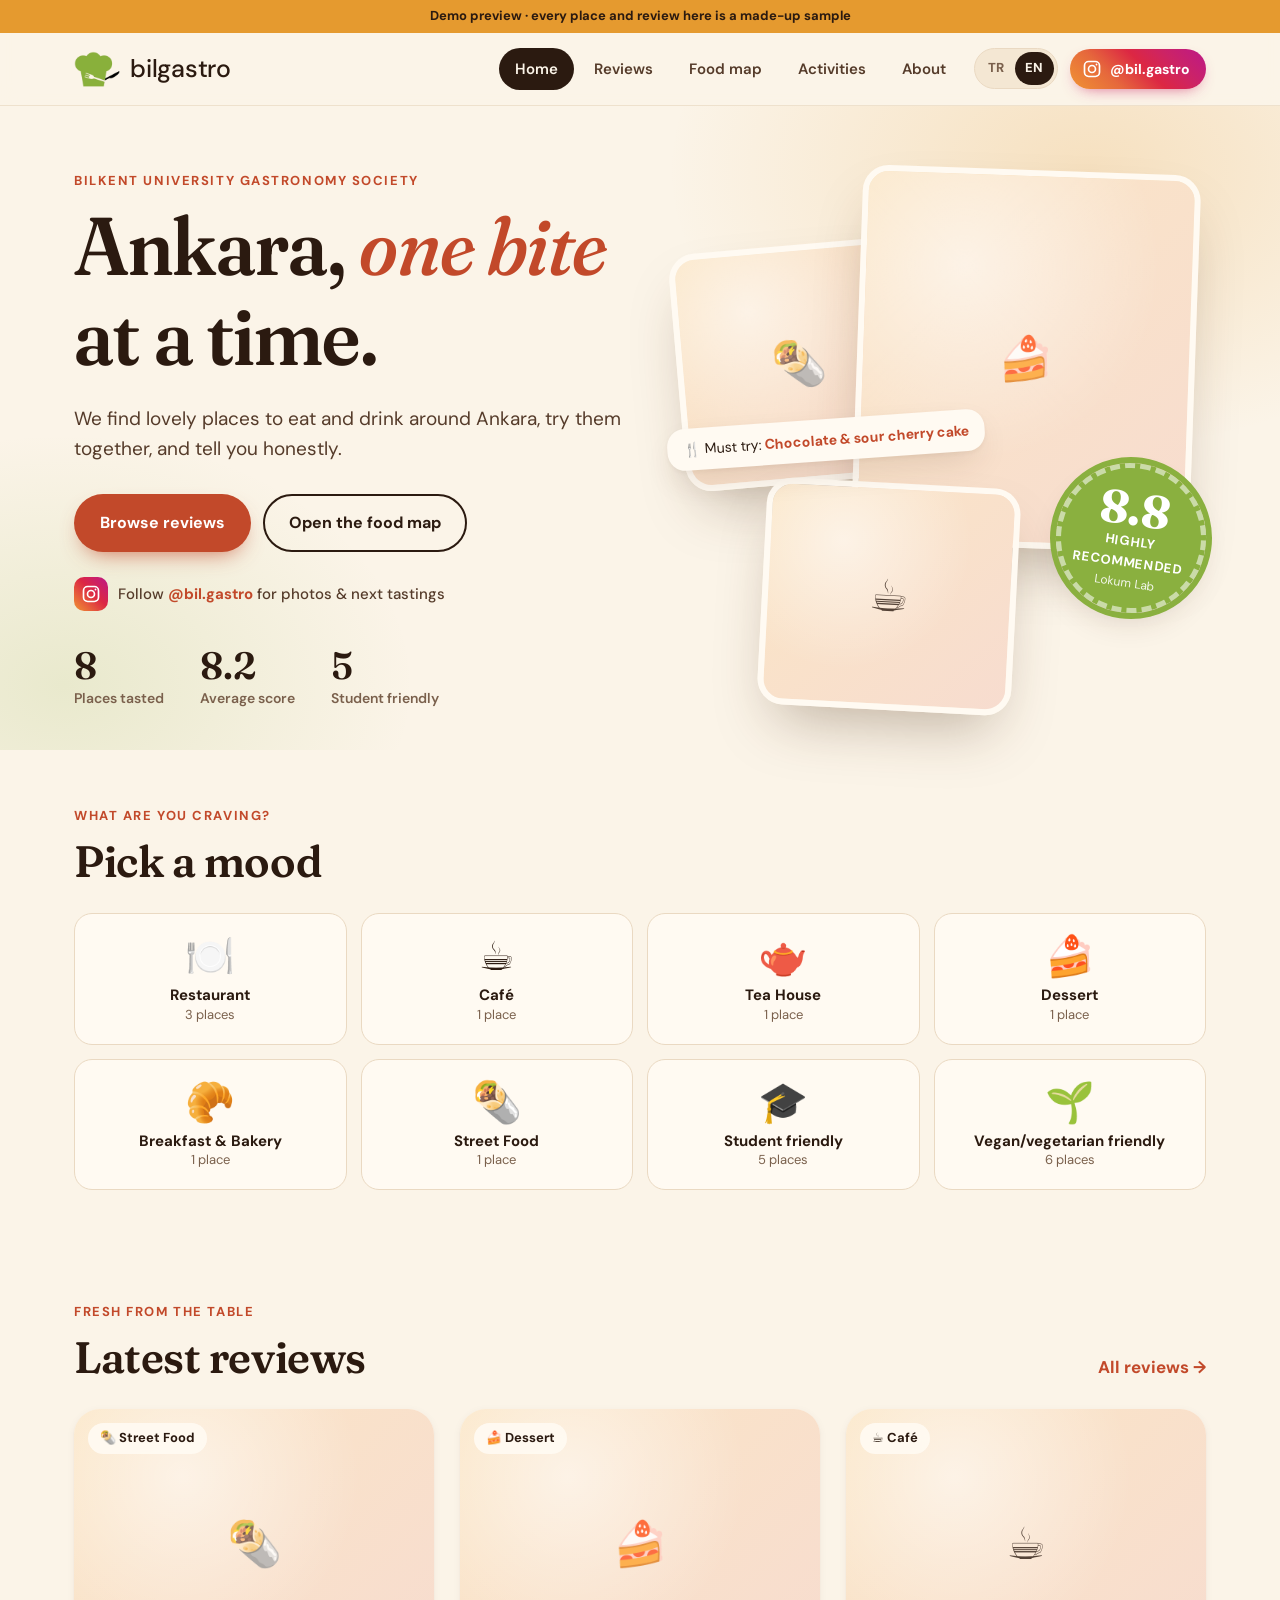
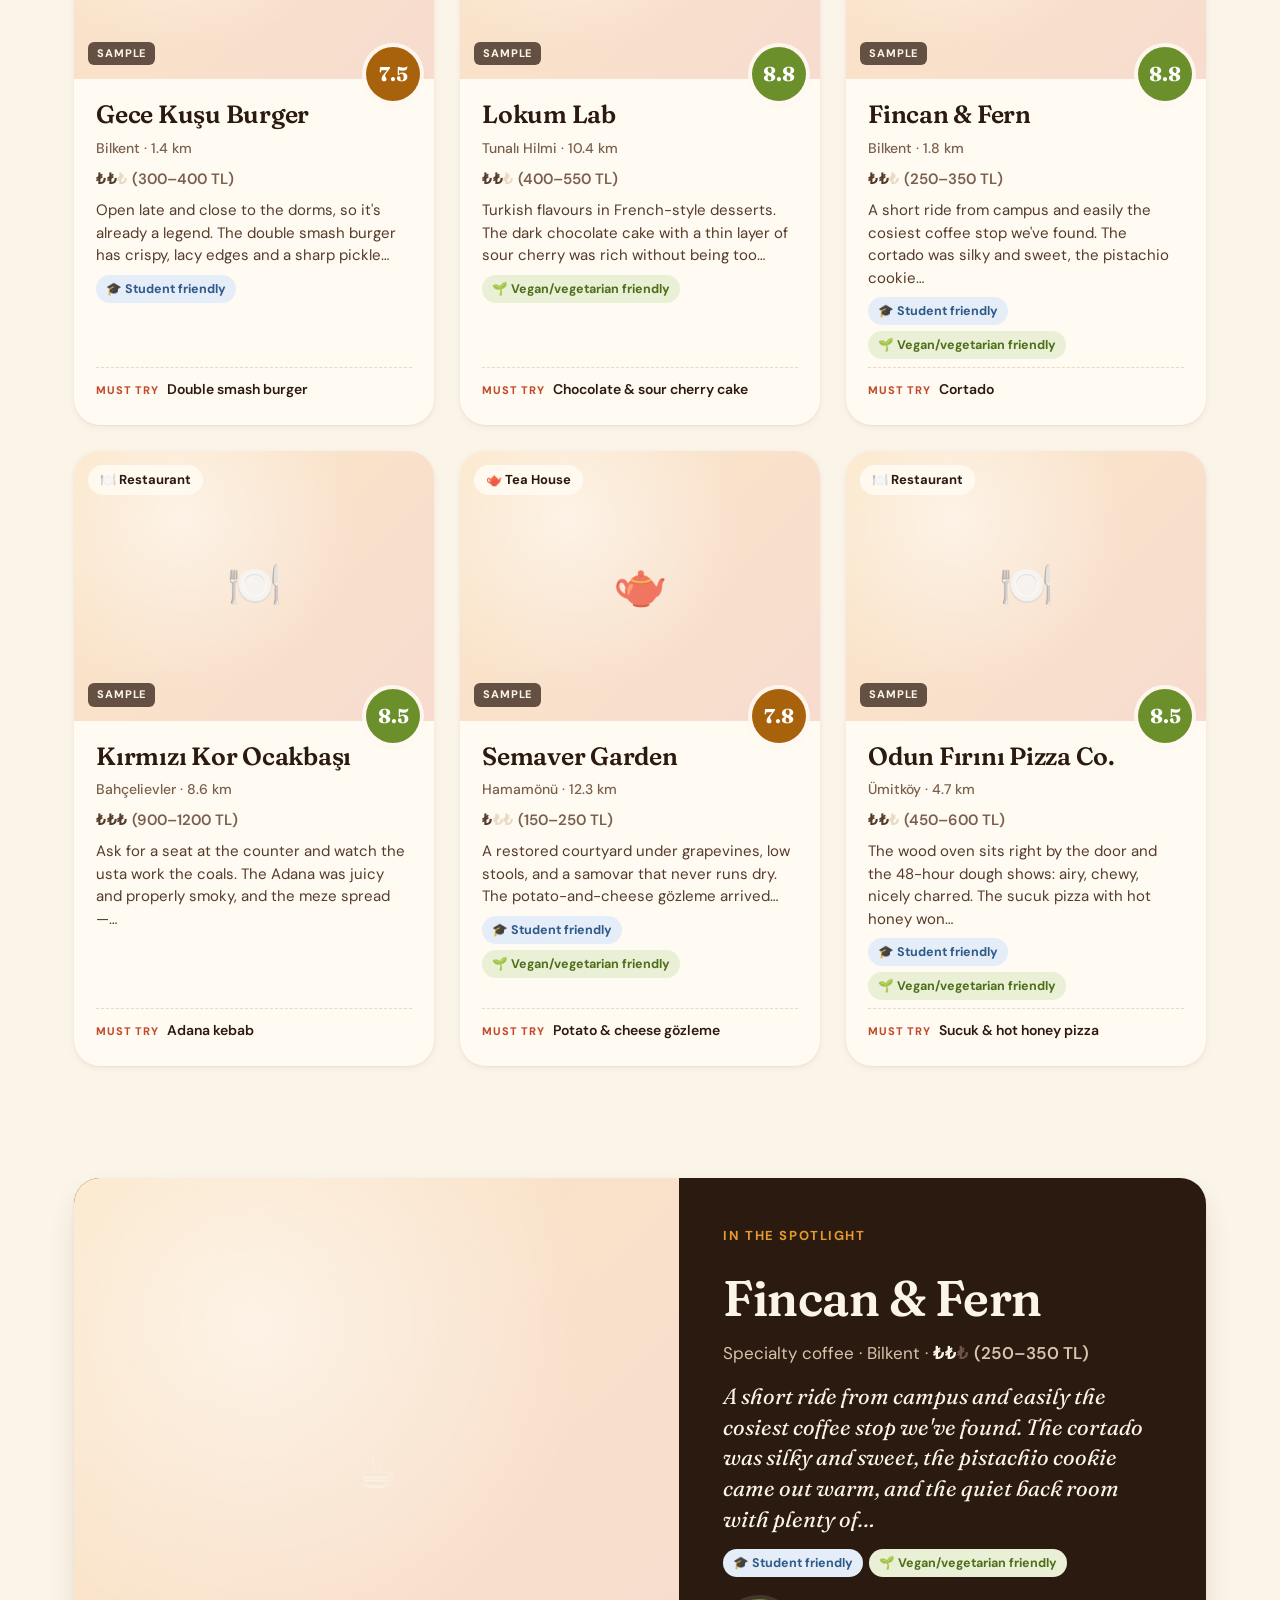
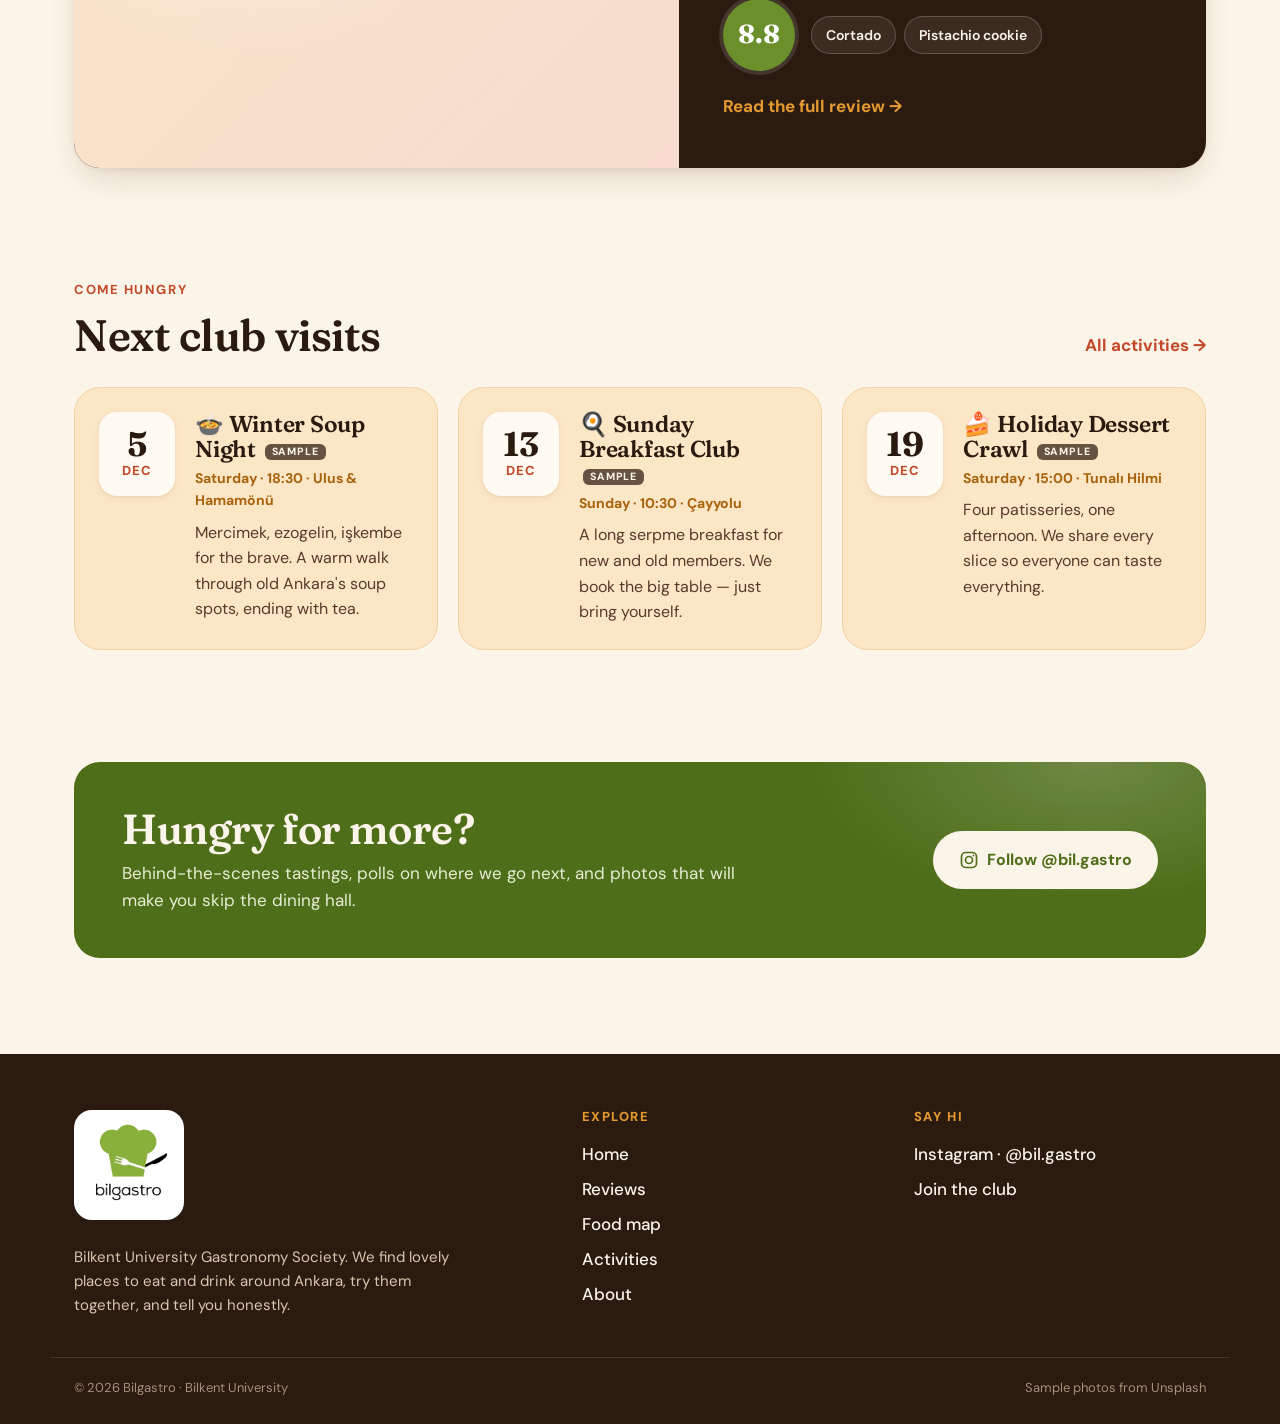
<file: index.html>
<!doctype html>
<html lang="en">
<head>
  <meta charset="utf-8">
  <meta name="viewport" content="width=device-width, initial-scale=1">
  <title>Bilgastro · Bilkent Gastronomy Society</title>
  <meta name="description" content="Honest reviews of Ankara restaurants, cafés, tea houses and bakeries by Bilkent University Gastronomy Society.">
  <meta name="theme-color" content="#fbf4e8">
  <link rel="icon" type="image/png" href="assets/img/favicon.png">
  <link rel="preconnect" href="https://fonts.googleapis.com">
  <link rel="preconnect" href="https://fonts.gstatic.com" crossorigin>
  <link rel="stylesheet" href="https://fonts.googleapis.com/css2?family=DM+Sans:opsz,wght@9..40,400..800&family=Fraunces:ital,opsz,wght@0,9..144,400..700;1,9..144,400..700&display=swap">
  <link rel="stylesheet" href="assets/css/style.css">
</head>
<body data-page="home">
  <header id="site-header"></header>
  <main id="main"></main>
  <footer id="site-footer"></footer>

  <script src="assets/js/config.js"></script>
  <script src="data/sample-places.js"></script>
  <script src="assets/js/data.js"></script>
  <script src="assets/js/app.js"></script>
</body>
</html>
</file>
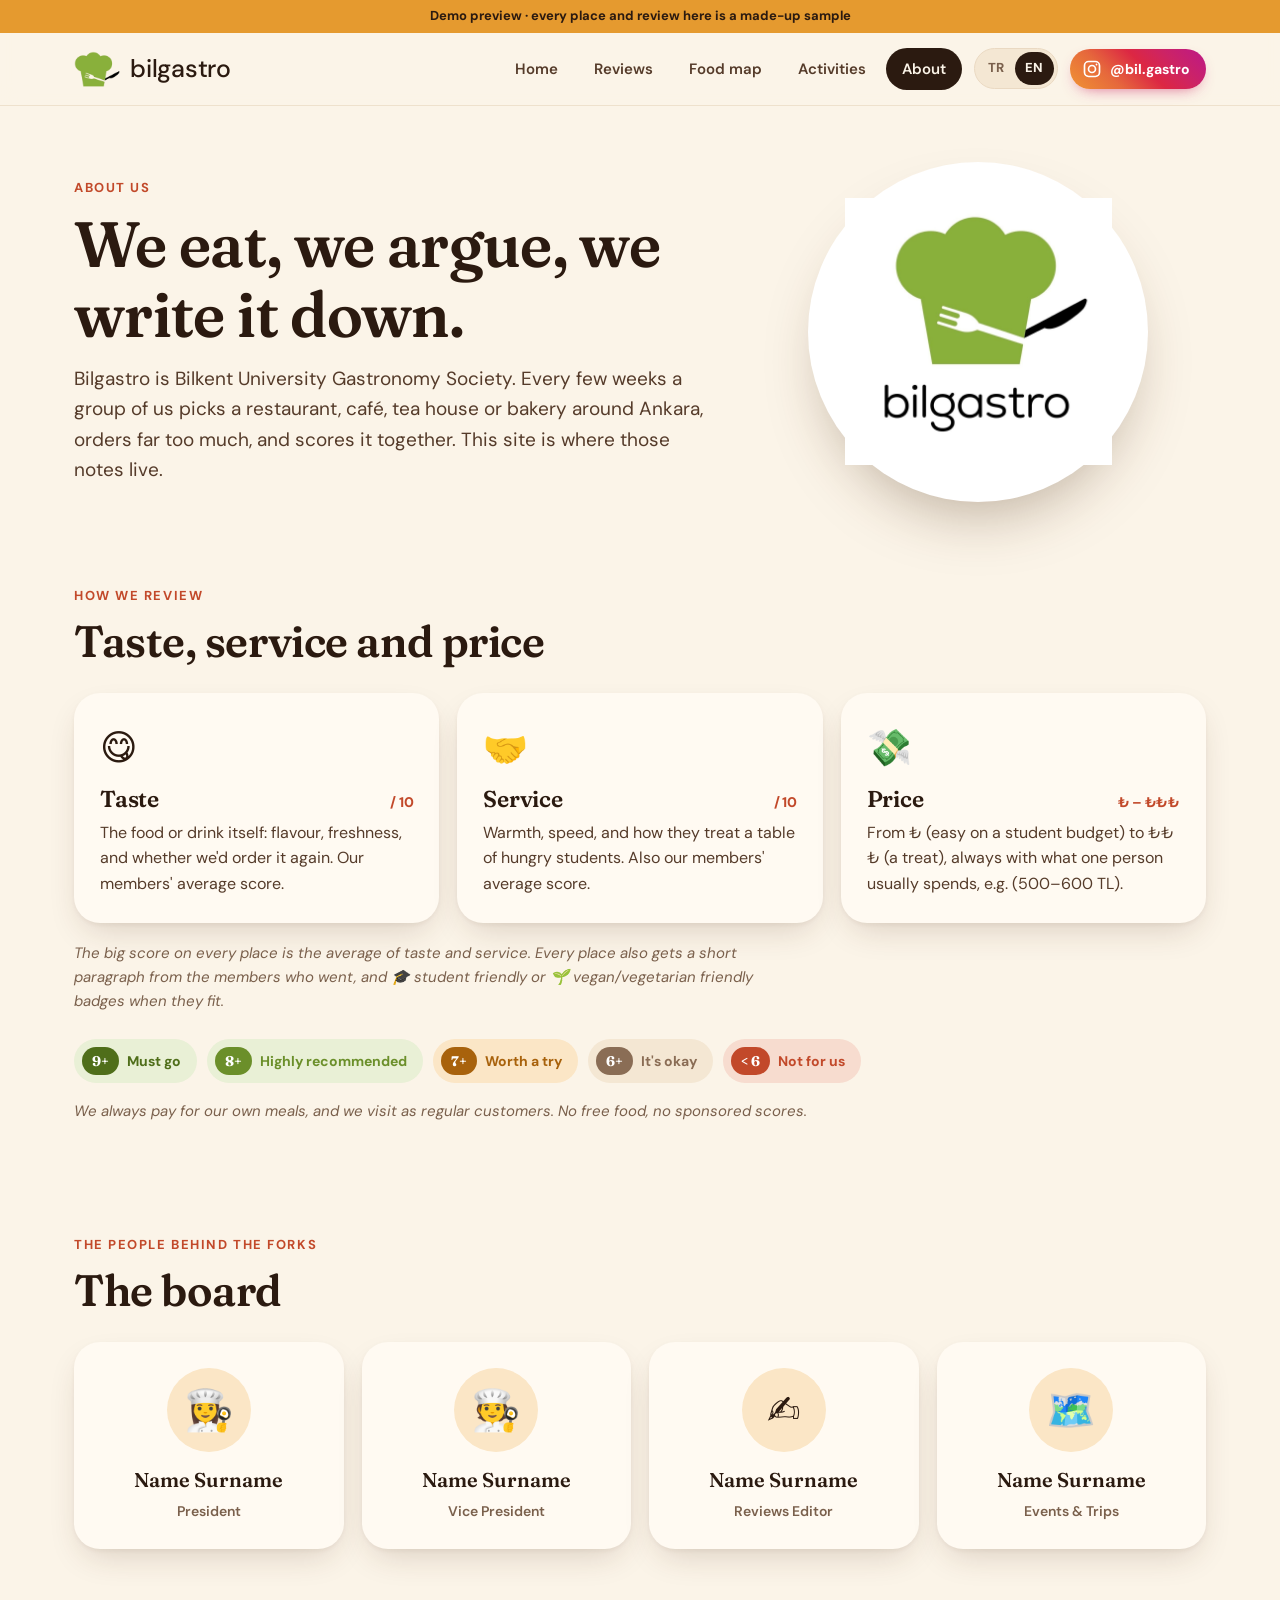
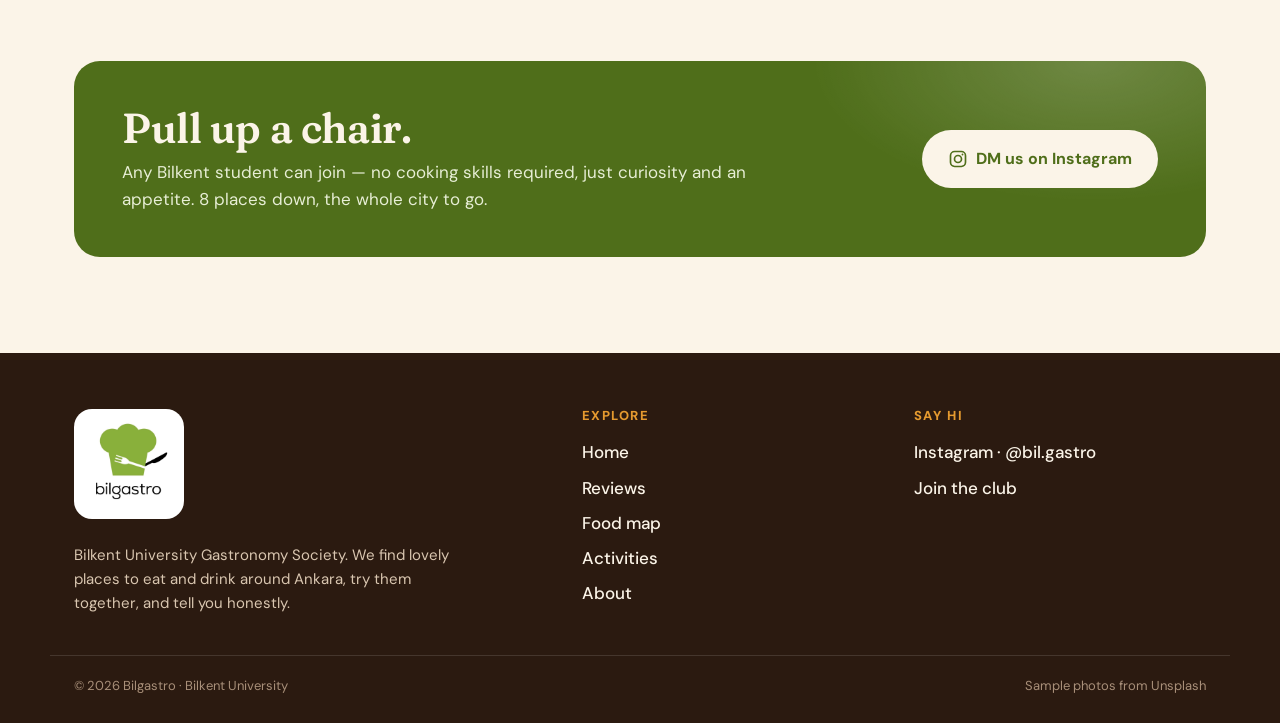
<file: about.html>
<!doctype html>
<html lang="en">
<head>
  <meta charset="utf-8">
  <meta name="viewport" content="width=device-width, initial-scale=1">
  <title>About · Bilgastro</title>
  <meta name="description" content="About Bilgastro, the Bilkent University Gastronomy Society, and how we review.">
  <meta name="theme-color" content="#fbf4e8">
  <link rel="icon" type="image/png" href="assets/img/favicon.png">
  <link rel="preconnect" href="https://fonts.googleapis.com">
  <link rel="preconnect" href="https://fonts.gstatic.com" crossorigin>
  <link rel="stylesheet" href="https://fonts.googleapis.com/css2?family=DM+Sans:opsz,wght@9..40,400..800&family=Fraunces:ital,opsz,wght@0,9..144,400..700;1,9..144,400..700&display=swap">
  <link rel="stylesheet" href="assets/css/style.css">
</head>
<body data-page="about">
  <header id="site-header"></header>
  <main id="main"></main>
  <footer id="site-footer"></footer>

  <script src="assets/js/config.js"></script>
  <script src="data/sample-places.js"></script>
  <script src="assets/js/data.js"></script>
  <script src="assets/js/app.js"></script>
</body>
</html>
</file>
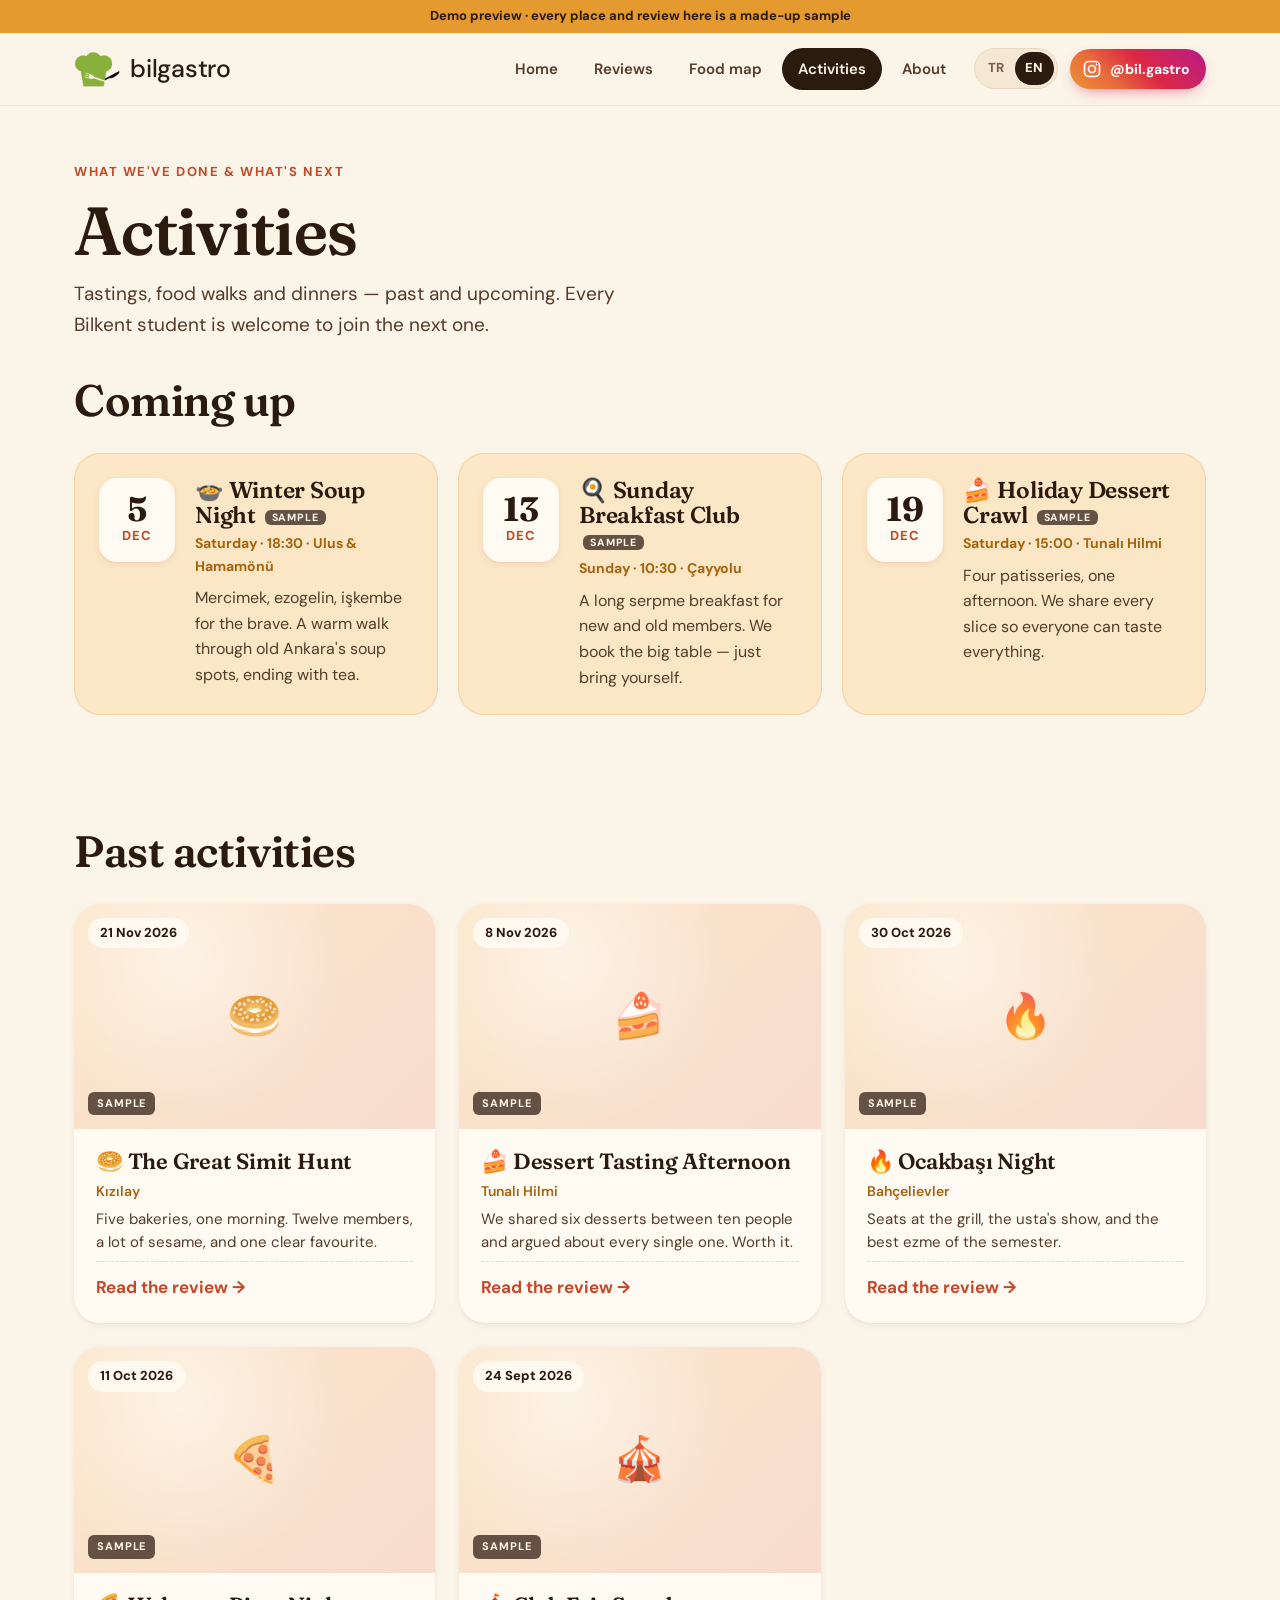
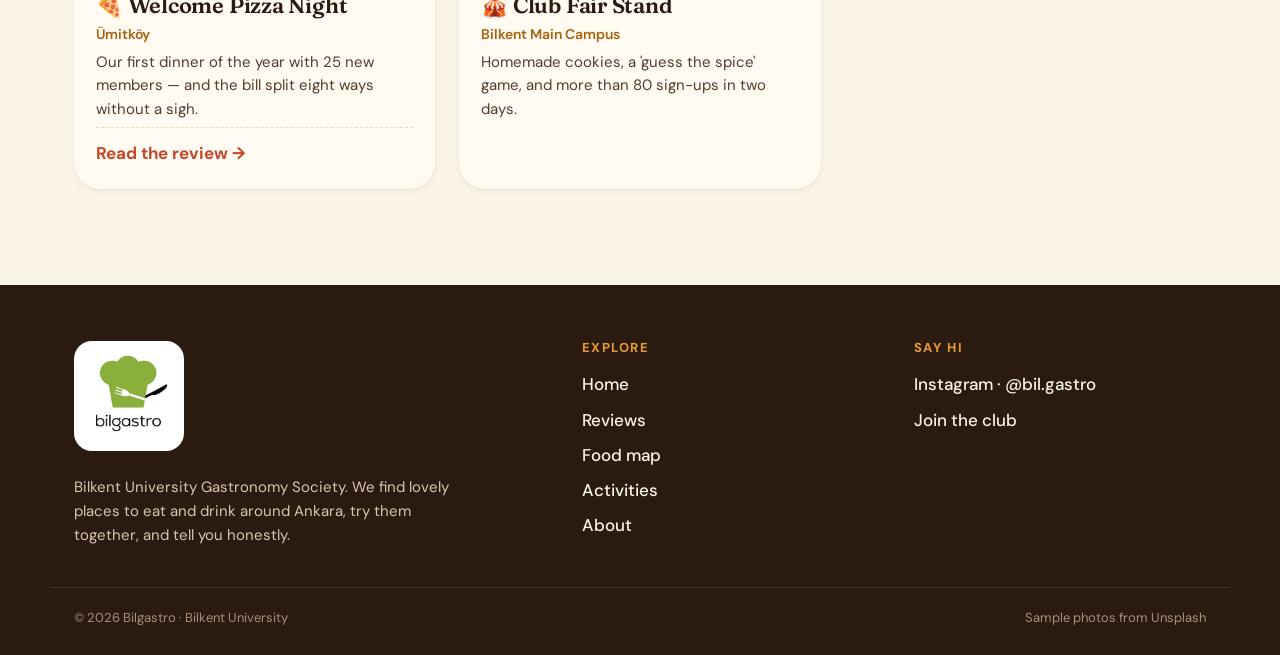
<file: events.html>
<!doctype html>
<html lang="en">
<head>
  <meta charset="utf-8">
  <meta name="viewport" content="width=device-width, initial-scale=1">
  <title>Activities · Bilgastro</title>
  <meta name="description" content="Bilgastro activities: past and upcoming tastings, food walks and dinners of the Bilkent University Gastronomy Society.">
  <meta name="theme-color" content="#fbf4e8">
  <link rel="icon" type="image/png" href="assets/img/favicon.png">
  <link rel="preconnect" href="https://fonts.googleapis.com">
  <link rel="preconnect" href="https://fonts.gstatic.com" crossorigin>
  <link rel="stylesheet" href="https://fonts.googleapis.com/css2?family=DM+Sans:opsz,wght@9..40,400..800&family=Fraunces:ital,opsz,wght@0,9..144,400..700;1,9..144,400..700&display=swap">
  <link rel="stylesheet" href="assets/css/style.css">
</head>
<body data-page="events">
  <header id="site-header"></header>
  <main id="main"></main>
  <footer id="site-footer"></footer>

  <script src="assets/js/config.js"></script>
  <script src="data/sample-places.js"></script>
  <script src="data/sample-events.js"></script>
  <script src="assets/js/data.js"></script>
  <script src="assets/js/app.js"></script>
</body>
</html>
</file>
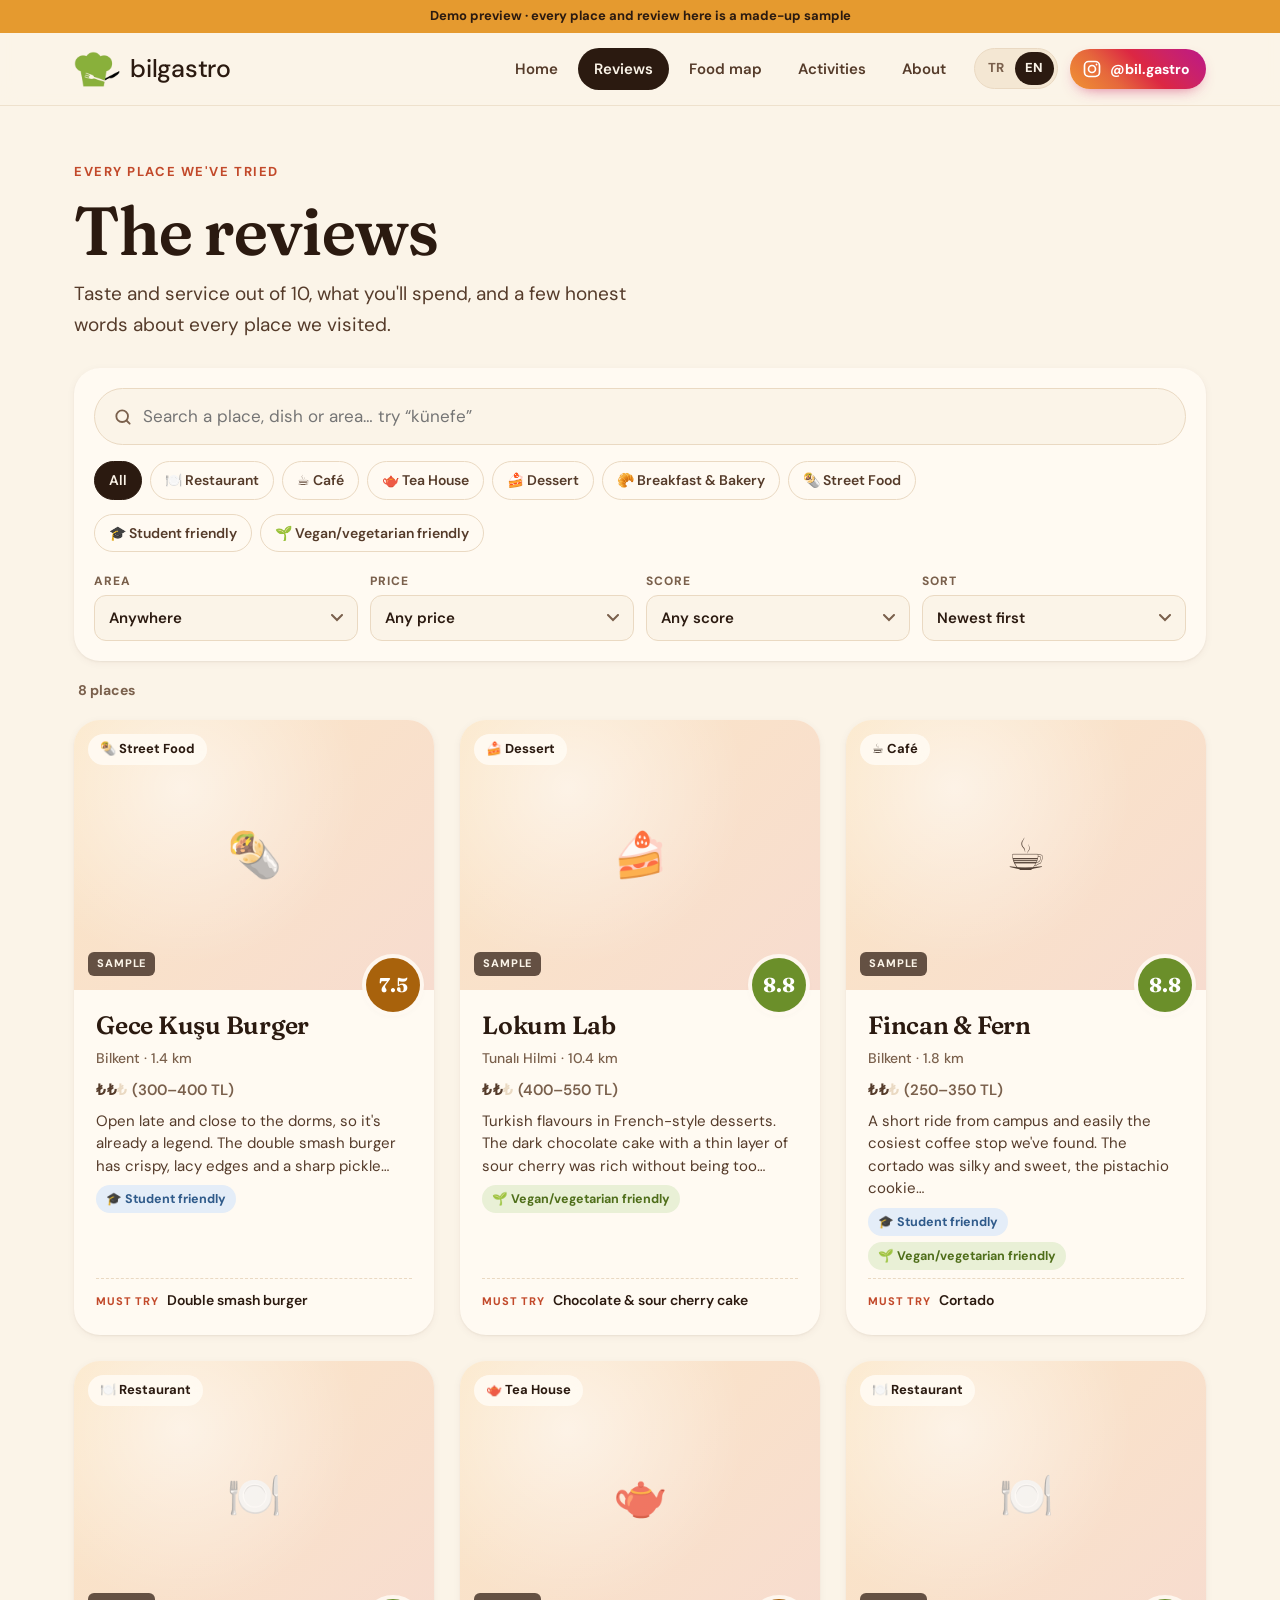
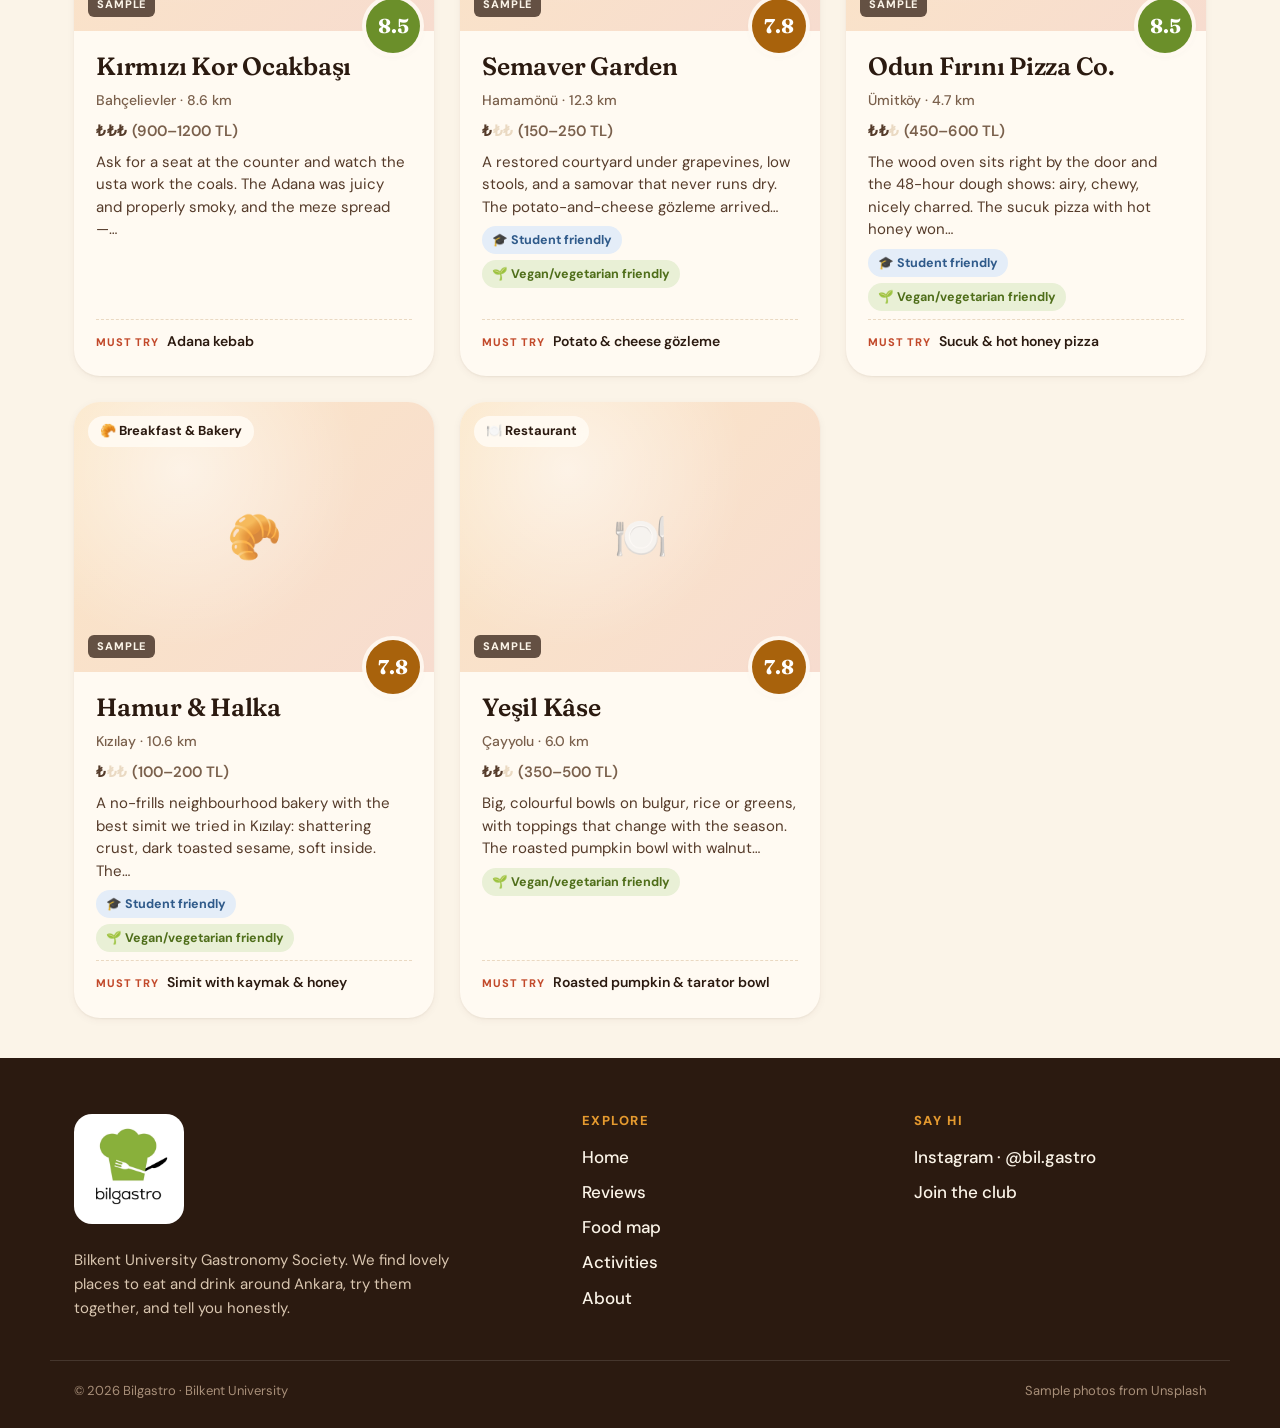
<file: places.html>
<!doctype html>
<html lang="en">
<head>
  <meta charset="utf-8">
  <meta name="viewport" content="width=device-width, initial-scale=1">
  <title>Reviews · Bilgastro</title>
  <meta name="description" content="Every place Bilgastro has reviewed, with scores, must-try dishes and filters.">
  <meta name="theme-color" content="#fbf4e8">
  <link rel="icon" type="image/png" href="assets/img/favicon.png">
  <link rel="preconnect" href="https://fonts.googleapis.com">
  <link rel="preconnect" href="https://fonts.gstatic.com" crossorigin>
  <link rel="stylesheet" href="https://fonts.googleapis.com/css2?family=DM+Sans:opsz,wght@9..40,400..800&family=Fraunces:ital,opsz,wght@0,9..144,400..700;1,9..144,400..700&display=swap">
  <link rel="stylesheet" href="assets/css/style.css">
</head>
<body data-page="places">
  <header id="site-header"></header>
  <main id="main"></main>
  <footer id="site-footer"></footer>

  <script src="assets/js/config.js"></script>
  <script src="data/sample-places.js"></script>
  <script src="assets/js/data.js"></script>
  <script src="assets/js/app.js"></script>
</body>
</html>
</file>
<file: assets/css/style.css>
/* =========================================================
   Bilgastro — warm, appetizing theme
   ========================================================= */
:root {
  --cream: #fbf4e8;
  --cream-2: #f4e7d3;
  --paper: #fffaf2;
  --ink: #2b1a10;
  --ink-2: #553b2a;
  --muted: #7a604c;
  --line: #ead9c2;

  --green: #8ab03f;        /* logo green */
  --green-deep: #4f6e1a;
  --green-soft: #e9f0d6;
  --saffron: #e59a2f;
  --saffron-deep: #a8620c;
  --saffron-soft: #fbe6c6;
  --tomato: #c2492a;
  --tomato-soft: #f7dccf;
  --espresso: #2b1a10;

  --serif: "Fraunces", Georgia, "Times New Roman", serif;
  --sans: "DM Sans", system-ui, -apple-system, "Segoe UI", sans-serif;

  --r-lg: 26px;
  --r: 18px;
  --r-sm: 12px;
  --shadow-sm: 0 1px 2px rgba(74, 42, 18, 0.06), 0 2px 8px rgba(74, 42, 18, 0.05);
  --shadow: 0 2px 4px rgba(74, 42, 18, 0.05), 0 14px 34px -10px rgba(74, 42, 18, 0.2);
  --shadow-lg: 0 30px 60px -20px rgba(74, 42, 18, 0.35);
  --wrap: 1180px;
}

*, *::before, *::after { box-sizing: border-box; }
html { -webkit-text-size-adjust: 100%; scroll-behavior: smooth; }
body {
  margin: 0;
  font-family: var(--sans);
  font-size: 17px;
  line-height: 1.6;
  color: var(--ink);
  background: var(--cream);
  overflow-x: hidden;
}
img { max-width: 100%; display: block; }
a { color: inherit; }
h1, h2, h3, h4 { font-family: var(--serif); font-weight: 600; line-height: 1.1; margin: 0; letter-spacing: -0.01em; font-variation-settings: "SOFT" 50, "WONK" 0; }
p { margin: 0; }
button { font: inherit; color: inherit; }
:focus-visible { outline: 3px solid var(--saffron); outline-offset: 3px; border-radius: 6px; }
.sr-only { position: absolute; width: 1px; height: 1px; overflow: hidden; clip: rect(0 0 0 0); white-space: nowrap; }

.wrap { width: 100%; max-width: var(--wrap); margin: 0 auto; padding: 0 24px; }
@media (max-width: 600px) { .wrap { padding: 0 16px; } body { font-size: 16px; } }

main { min-height: 60vh; opacity: 0; transition: opacity .35s ease; }
body.ready main { opacity: 1; }

.eyebrow {
  font-family: var(--sans);
  font-size: 13px;
  font-weight: 700;
  letter-spacing: 0.12em;
  text-transform: uppercase;
  color: var(--tomato);
  margin-bottom: 10px;
}
.lead { font-size: 19px; color: var(--ink-2); max-width: 46ch; }

/* ---------- photos with fallback ---------- */
.ph {
  position: relative;
  overflow: hidden;
  background:
    radial-gradient(circle at 30% 25%, rgba(255,255,255,.55), transparent 55%),
    linear-gradient(135deg, var(--saffron-soft), var(--tomato-soft));
}
.ph::after {
  content: attr(data-emoji);
  position: absolute; inset: 0;
  display: grid; place-items: center;
  font-size: 44px;
  opacity: .8;
}
.ph img { position: relative; z-index: 1; width: 100%; height: 100%; object-fit: cover; }

/* ---------- buttons, chips ---------- */
.btn {
  display: inline-flex; align-items: center; justify-content: center; gap: 8px;
  padding: 14px 24px;
  border-radius: 999px;
  font-weight: 700;
  font-size: 16px;
  text-decoration: none;
  border: 2px solid transparent;
  cursor: pointer;
  transition: transform .15s ease, background .2s ease, box-shadow .2s ease;
}
.btn:hover { transform: translateY(-2px); }
.btn-primary { background: var(--tomato); color: #fff; box-shadow: 0 10px 22px -10px rgba(194, 73, 42, .8); }
.btn-primary:hover { background: #ab3d21; }
.btn-ghost { border-color: var(--ink); color: var(--ink); background: transparent; }
.btn-ghost:hover { background: var(--ink); color: var(--cream); }
.btn-light { background: var(--cream); color: var(--green-deep); }
.btn-block { width: 100%; }

.chip, .chip-btn {
  display: inline-flex; align-items: center; gap: 6px;
  padding: 7px 14px;
  border-radius: 999px;
  font-size: 14px; font-weight: 600;
  background: var(--paper);
  border: 1.5px solid var(--line);
  color: var(--ink-2);
  text-decoration: none;
  white-space: nowrap;
}
.chip-btn { cursor: pointer; transition: all .15s ease; }
.chip-btn:hover { border-color: var(--ink-2); }
.chip-btn[aria-pressed="true"] { background: var(--ink); border-color: var(--ink); color: var(--cream); }
a.chip:hover { border-color: var(--tomato); color: var(--tomato); }

.pill {
  display: inline-flex; align-items: center; gap: 6px;
  padding: 5px 12px;
  border-radius: 999px;
  font-size: 13px; font-weight: 700;
  background: rgba(255, 250, 242, .94);
  color: var(--ink);
  backdrop-filter: blur(6px);
}
.pill-sample { background: var(--saffron); color: var(--ink); }

.price { font-family: "Segoe UI", Roboto, Arial, "Helvetica Neue", sans-serif; font-style: normal; font-weight: 700; color: var(--ink-2); letter-spacing: 0.04em; white-space: nowrap; }
.price .dim { color: var(--line); }
.spend { font-weight: 600; color: var(--muted); white-space: nowrap; }
.place-sub .spend { color: rgba(255, 255, 255, .9); }
.feature-meta .spend { color: #d8c3ab; }

/* friendly badges */
.badges { display: flex; flex-wrap: wrap; gap: 6px; }
.badges-center { justify-content: center; margin-top: 16px; }
.badge {
  display: inline-flex; align-items: center; gap: 5px;
  padding: 4px 10px; border-radius: 999px;
  font-size: 12.5px; font-weight: 700; white-space: nowrap;
}
.badge-student { background: #e4edf8; color: #2f5a8a; }
.badge-veg { background: var(--green-soft); color: var(--green-deep); }
.pill-flag { background: rgba(255, 250, 242, .94); }

/* score colours */
.v-top { --sc: var(--green-deep); --sc-soft: var(--green-soft); }
.v-great { --sc: #6b8f2a; --sc-soft: var(--green-soft); }
.v-good { --sc: var(--saffron-deep); --sc-soft: var(--saffron-soft); }
.v-ok { --sc: #8a6d55; --sc-soft: var(--cream-2); }
.v-low { --sc: var(--tomato); --sc-soft: var(--tomato-soft); }

.score-badge {
  display: inline-grid; place-items: center;
  width: 54px; height: 54px;
  border-radius: 50%;
  background: var(--sc, var(--green-deep));
  color: #fff;
  font-family: var(--serif);
  font-weight: 700;
  font-size: 20px;
  box-shadow: 0 0 0 4px rgba(255, 250, 242, .9), var(--shadow-sm);
}
.score-badge.big { width: 72px; height: 72px; font-size: 26px; }
.score-badge.sm { width: 42px; height: 42px; font-size: 16px; box-shadow: none; }

/* ---------- header ---------- */
.demo-strip {
  background: var(--saffron);
  color: var(--ink);
  text-align: center;
  font-size: 13px; font-weight: 700;
  padding: 6px 16px;
}
#site-header {
  position: sticky; top: 0; z-index: 1000;
  background: rgba(251, 244, 232, .88);
  backdrop-filter: blur(12px);
  border-bottom: 1px solid rgba(234, 217, 194, .7);
}
.nav { display: flex; align-items: center; justify-content: space-between; height: 72px; }
.brand { display: flex; align-items: center; gap: 10px; text-decoration: none; }
.brand-mark { width: 46px; height: 46px; object-fit: contain; }
.brand-word { font-size: 25px; font-weight: 500; letter-spacing: -0.01em; color: var(--ink); }
.nav-links { display: flex; gap: 4px; }
.nav-links a {
  text-decoration: none;
  font-weight: 600; font-size: 15px;
  padding: 9px 16px;
  border-radius: 999px;
  color: var(--ink-2);
  transition: background .15s ease, color .15s ease;
}
.nav-links a:hover { background: var(--cream-2); color: var(--ink); }
.nav-links a[aria-current="page"] { background: var(--ink); color: var(--cream); }
/* Language switch */
.lang-switch {
  order: 2;
  display: inline-flex; flex: none;
  margin-left: 12px; padding: 3px;
  border-radius: 999px;
  background: var(--cream-2);
  border: 1.5px solid var(--line);
}
.lang-switch button {
  border: 0; background: transparent; cursor: pointer;
  font-size: 13px; font-weight: 800; letter-spacing: .04em;
  padding: 6px 10px; border-radius: 999px; color: var(--muted);
  transition: background .15s ease, color .15s ease;
}
.lang-switch button:hover { color: var(--ink); }
.lang-switch button[aria-pressed="true"] { background: var(--ink); color: var(--cream); }

/* Instagram */
.ig-icon { width: 20px; height: 20px; flex: none; fill: none; stroke: currentColor; stroke-width: 2; }
.ig-icon .ig-dot { fill: currentColor; stroke: none; }
.nav-links { margin-left: auto; }
.ig-btn {
  order: 2;
  display: inline-flex; align-items: center; gap: 8px;
  margin-left: 12px;
  padding: 9px 16px 9px 12px;
  border-radius: 999px;
  color: #fff; text-decoration: none; font-weight: 700; font-size: 14px;
  background: linear-gradient(45deg, #f09433, #e6683c 30%, #dc2743 55%, #cc2366 75%, #bc1888);
  box-shadow: 0 6px 16px -8px rgba(204, 35, 102, .8);
  transition: transform .15s ease, box-shadow .15s ease;
}
.ig-btn:hover { transform: translateY(-1px); box-shadow: 0 10px 20px -8px rgba(204, 35, 102, .9); }
.ig-inline {
  display: inline-flex; align-items: center; gap: 10px;
  margin: -16px 0 34px;
  color: var(--ink-2); text-decoration: none; font-size: 15px; font-weight: 500;
}
.ig-inline .ig-icon { width: 34px; height: 34px; padding: 7px; border-radius: 10px; color: #fff; background: linear-gradient(45deg, #f09433, #dc2743 55%, #bc1888); }
.ig-inline b { color: var(--tomato); }
.ig-inline:hover span { text-decoration: underline; text-underline-offset: 3px; }
.btn-ig .ig-icon { width: 20px; height: 20px; }
.ig-card {
  display: flex; align-items: center; gap: 14px;
  padding: 18px 22px;
  text-decoration: none; color: #fff;
  background: linear-gradient(45deg, #f09433, #e6683c 30%, #dc2743 55%, #cc2366 75%, #bc1888);
  transition: transform .15s ease;
}
.ig-card:hover { transform: translateY(-2px); }
.ig-card .ig-icon { width: 34px; height: 34px; }
.ig-card span { display: flex; flex-direction: column; line-height: 1.3; }
.ig-card small { opacity: .9; font-size: 14px; }
.nav-toggle { order: 3; display: none; background: none; border: 0; width: 44px; height: 44px; padding: 10px; cursor: pointer; }
.nav-toggle span { display: block; height: 2px; background: var(--ink); border-radius: 2px; margin: 5px 0; transition: transform .2s ease, opacity .2s ease; }

.nav-links a { white-space: nowrap; }
@media (max-width: 1240px) {
  .ig-btn { padding: 9px; }
  .ig-btn span { display: none; }
}
@media (max-width: 760px) {
  .nav { height: 64px; }
  .brand-mark { width: 40px; height: 40px; }
  .brand-word { font-size: 22px; }
  .lang-switch button { padding: 6px 9px; }
}
/* ☰ menu on phones, tablets and small laptops */
@media (max-width: 1100px) {
  .nav-toggle { display: block; margin-left: 6px; }
  .lang-switch { margin-left: auto; }
  .ig-btn { margin-left: 8px; }
  .nav-links {
    position: absolute; left: 0; right: 0; top: 100%;
    flex-direction: column; gap: 2px;
    padding: 10px 16px 18px;
    background: var(--cream);
    border-bottom: 1px solid var(--line);
    box-shadow: var(--shadow);
    display: none;
  }
  #site-header.open .nav-links { display: flex; }
  .nav-links a { padding: 12px 16px; font-size: 17px; }
  #site-header.open .nav-toggle span:nth-child(1) { transform: translateY(7px) rotate(45deg); }
  #site-header.open .nav-toggle span:nth-child(2) { opacity: 0; }
  #site-header.open .nav-toggle span:nth-child(3) { transform: translateY(-7px) rotate(-45deg); }
}

/* ---------- hero ---------- */
.hero {
  position: relative;
  padding: 64px 0 40px;
  background:
    radial-gradient(600px 400px at 85% 10%, rgba(229, 154, 47, .22), transparent 70%),
    radial-gradient(500px 360px at 5% 90%, rgba(138, 176, 63, .16), transparent 70%);
}
.hero-grid { display: grid; grid-template-columns: 1.05fr 1fr; gap: 48px; align-items: center; }
.hero h1 { font-size: clamp(44px, 6.4vw, 84px); font-weight: 600; margin-bottom: 22px; }
.hero h1 em { font-style: italic; color: var(--tomato); font-weight: 500; }
.hero .lead { margin-bottom: 30px; }
.hero-cta { display: flex; flex-wrap: wrap; gap: 12px; margin-bottom: 40px; }
.hero-stats { display: flex; gap: 36px; margin: 0; flex-wrap: wrap; }
.hero-stats div { display: flex; flex-direction: column-reverse; }
.hero-stats dt { font-size: 14px; color: var(--muted); font-weight: 600; }
.hero-stats dd { margin: 0; font-family: var(--serif); font-size: 38px; font-weight: 600; line-height: 1.1; }

.hero-art { position: relative; height: 540px; }
.hero-photo { position: absolute; border-radius: var(--r-lg); overflow: hidden; box-shadow: var(--shadow-lg); border: 6px solid var(--paper); }
.hero-photo .ph { width: 100%; height: 100%; }
.hp-0 { width: 64%; height: 70%; right: 2%; top: 0; transform: rotate(2deg); z-index: 2; }
.hp-1 { width: 46%; height: 44%; left: 0; top: 14%; transform: rotate(-5deg); z-index: 1; }
.hp-2 { width: 48%; height: 42%; left: 16%; bottom: 0; transform: rotate(3deg); z-index: 3; }
.sticker {
  position: absolute; z-index: 4;
  background: var(--paper);
  border-radius: var(--r);
  box-shadow: var(--shadow);
  text-decoration: none;
}
.sticker-score {
  right: 0; bottom: 18%;
  width: 150px; height: 150px; border-radius: 50%;
  background: var(--green);
  color: #fff;
  display: flex; flex-direction: column; align-items: center; justify-content: center; text-align: center;
  transform: rotate(8deg);
  border: 5px dashed rgba(255, 255, 255, .55);
  outline: 6px solid var(--green);
}
.sticker-score b { font-family: var(--serif); font-size: 46px; line-height: 1; }
.sticker-score span { font-weight: 700; font-size: 13px; text-transform: uppercase; letter-spacing: .06em; }
.sticker-score small { font-size: 12px; opacity: .9; max-width: 110px; line-height: 1.2; margin-top: 2px; }
.sticker-try { left: -2%; bottom: 46%; padding: 10px 16px; font-size: 14px; transform: rotate(-4deg); white-space: nowrap; }
.sticker-try b { color: var(--tomato); }

@media (max-width: 900px) {
  .hero { padding: 36px 0 24px; }
  .hero-grid { grid-template-columns: 1fr; gap: 32px; }
  .hero-art { height: 380px; max-width: 520px; width: 100%; margin: 0 auto; }
  .sticker-score { width: 118px; height: 118px; }
  .sticker-score b { font-size: 36px; }
  .sticker-score small { display: none; }
}
@media (max-width: 480px) {
  .hero-art { height: 310px; }
  .hero-stats { gap: 22px; }
  .hero-stats dd { font-size: 30px; }
  .sticker-try { font-size: 12px; left: 0; }
}

/* ---------- sections ---------- */
.section { padding: 56px 0; }
.section-head { display: flex; align-items: end; justify-content: space-between; gap: 16px; margin-bottom: 28px; }
.section-head h2 { font-size: clamp(30px, 4vw, 44px); }
.link-arrow { font-weight: 700; color: var(--tomato); text-decoration: none; white-space: nowrap; }
.link-arrow:hover { text-decoration: underline; text-underline-offset: 4px; }
@media (max-width: 600px) { .section { padding: 40px 0; } }

/* categories */
.cat-row { display: grid; grid-template-columns: repeat(4, 1fr); gap: 14px; }
.cat-flag-veg { background: var(--green-soft); border-color: #cfdcaa; }
.cat-flag-student { background: #e4edf8; border-color: #c4d5ea; }
.cat-tile {
  display: flex; flex-direction: column; align-items: center; text-align: center;
  padding: 22px 10px 18px;
  background: var(--paper);
  border: 1.5px solid var(--line);
  border-radius: var(--r);
  text-decoration: none;
  transition: transform .2s ease, box-shadow .2s ease, border-color .2s ease;
}
.cat-tile:hover { transform: translateY(-4px); box-shadow: var(--shadow); border-color: var(--saffron); }
.cat-emoji { font-size: 40px; line-height: 1; margin-bottom: 10px; transition: transform .25s ease; }
.cat-tile:hover .cat-emoji { transform: scale(1.15) rotate(-6deg); }
.cat-name { font-weight: 700; font-size: 15px; line-height: 1.25; }
.cat-count { font-size: 13px; color: var(--muted); }
@media (max-width: 600px) { .cat-row { grid-template-columns: repeat(2, 1fr); } }
@media (max-width: 480px) { .cat-row { gap: 10px; } .cat-tile { padding: 16px 6px 14px; } .cat-emoji { font-size: 32px; } .cat-name { font-size: 14px; } }

/* ---------- cards ---------- */
.grid { display: grid; grid-template-columns: repeat(auto-fill, minmax(300px, 1fr)); gap: 26px; }
@media (max-width: 380px) { .grid { grid-template-columns: 1fr; } }
.card {
  display: flex; flex-direction: column;
  background: var(--paper);
  border-radius: var(--r-lg);
  overflow: hidden;
  text-decoration: none;
  box-shadow: var(--shadow-sm);
  transition: transform .25s ease, box-shadow .25s ease;
}
.card:hover { transform: translateY(-6px); box-shadow: var(--shadow); }
.card-media { position: relative; aspect-ratio: 4 / 3; }
.card-media .ph { position: absolute; inset: 0; }
.card-media img { transition: transform .6s cubic-bezier(.2,.7,.2,1); }
.card:hover .card-media img { transform: scale(1.07); }
.card-media .pill-cat { position: absolute; left: 14px; top: 14px; z-index: 2; }
.card-media .score-badge { position: absolute; right: 14px; bottom: -22px; z-index: 2; }
.sample-tag {
  position: absolute; left: 14px; bottom: 14px; z-index: 2;
  font-size: 11px; font-weight: 800; letter-spacing: .08em; text-transform: uppercase;
  background: rgba(43, 26, 16, .72); color: var(--cream);
  padding: 3px 9px; border-radius: 6px;
}
.card-body { padding: 22px 22px 24px; display: flex; flex-direction: column; gap: 8px; flex: 1; }
.card-title { font-size: 25px; padding-right: 56px; }
.card-meta { font-size: 14px; color: var(--muted); font-weight: 500; }
.card-quote { font-family: var(--serif); font-style: italic; font-size: 17px; color: var(--ink-2); line-height: 1.45; }
.card-price { font-size: 15px; }
.card-excerpt { font-size: 15px; color: var(--ink-2); line-height: 1.5; }
.card-musttry { margin-top: auto; padding-top: 10px; border-top: 1.5px dashed var(--line); font-size: 14px; font-weight: 600; }
.card-musttry span {
  display: inline-block; margin-right: 8px;
  font-size: 11px; font-weight: 800; text-transform: uppercase; letter-spacing: .08em;
  color: var(--tomato);
}

/* ---------- feature ---------- */
.feature {
  display: grid; grid-template-columns: 1.15fr 1fr;
  background: var(--espresso);
  color: var(--cream);
  border-radius: var(--r-lg);
  overflow: hidden;
  text-decoration: none;
  box-shadow: var(--shadow);
}
.feature-media { min-height: 420px; position: relative; }
.feature-media .ph { position: absolute; inset: 0; }
.feature-media img { transition: transform .8s cubic-bezier(.2,.7,.2,1); }
.feature:hover .feature-media img { transform: scale(1.05); }
.feature-body { padding: 48px 44px; display: flex; flex-direction: column; gap: 14px; justify-content: center; }
.feature .eyebrow { color: var(--saffron); }
.feature h2 { font-size: clamp(34px, 4vw, 50px); }
.feature-meta { color: #d8c3ab; }
.feature-meta .price { color: var(--cream); }
.feature-meta .price .dim { color: #6c5444; }
.feature-quote { font-family: var(--serif); font-style: italic; font-size: 22px; line-height: 1.4; }
.feature-foot { display: flex; align-items: center; gap: 16px; flex-wrap: wrap; margin: 8px 0; }
.feature .score-badge { box-shadow: 0 0 0 4px rgba(255,255,255,.12); }
.feature-try { display: flex; gap: 8px; flex-wrap: wrap; }
.feature .chip { background: rgba(255, 250, 242, .08); border-color: rgba(255, 250, 242, .2); color: var(--cream); }
.feature .link-arrow { color: var(--saffron); }
@media (max-width: 860px) {
  .feature { grid-template-columns: 1fr; }
  .feature-media { min-height: 260px; }
  .feature-body { padding: 30px 24px 34px; }
}

/* ---------- events ---------- */
.events { display: grid; grid-template-columns: repeat(auto-fit, minmax(320px, 1fr)); gap: 20px; }
.event {
  display: flex; gap: 20px;
  padding: 24px;
  background: var(--saffron-soft);
  border-radius: var(--r-lg);
  border: 1.5px solid #f2d3a3;
}
.event-date {
  flex: none;
  width: 76px; height: 84px;
  display: flex; flex-direction: column; align-items: center; justify-content: center;
  background: var(--paper);
  border-radius: var(--r);
  box-shadow: var(--shadow-sm);
}
.event-date b { font-family: var(--serif); font-size: 34px; line-height: 1; }
.event-date span { font-size: 13px; font-weight: 800; text-transform: uppercase; letter-spacing: .1em; color: var(--tomato); }
.event h3 { font-size: 23px; margin-bottom: 4px; }
.event-meta { font-size: 14px; font-weight: 700; color: var(--saffron-deep); margin-bottom: 8px; }
.event p:last-child { color: var(--ink-2); font-size: 16px; }
@media (max-width: 420px) { .events { grid-template-columns: 1fr; } .event { flex-direction: column; gap: 14px; } }
.sample-inline {
  display: inline-block; vertical-align: middle;
  font-family: var(--sans); font-size: 10.5px; font-weight: 800; letter-spacing: .08em; text-transform: uppercase;
  background: rgba(43, 26, 16, .72); color: var(--cream);
  padding: 2px 7px; border-radius: 6px; margin-left: 4px;
}
.event-link {
  display: inline-flex; align-items: center; gap: 6px; margin-top: 10px;
  font-size: 14px; font-weight: 700; color: #c13584; text-decoration: none;
}
.event-link .ig-icon { width: 18px; height: 18px; }
.event-link:hover { text-decoration: underline; text-underline-offset: 3px; }

/* past activities */
.section-tight { padding-top: 8px; }
.empty-line { color: var(--muted); font-size: 16px; padding: 18px 22px; background: var(--paper); border-radius: var(--r); border: 1.5px dashed var(--line); }
.act-grid { display: grid; grid-template-columns: repeat(auto-fill, minmax(290px, 1fr)); gap: 24px; }
@media (max-width: 380px) { .act-grid { grid-template-columns: 1fr; } }
.act-card { display: flex; flex-direction: column; background: var(--paper); border-radius: var(--r-lg); overflow: hidden; box-shadow: var(--shadow-sm); }
.act-media { position: relative; aspect-ratio: 16 / 10; }
.act-media .ph { position: absolute; inset: 0; }
.act-date {
  position: absolute; left: 14px; top: 14px; z-index: 2;
  background: rgba(255, 250, 242, .95); color: var(--ink);
  font-size: 13px; font-weight: 800; padding: 5px 12px; border-radius: 999px;
}
.act-body { padding: 20px 22px 22px; display: flex; flex-direction: column; gap: 6px; flex: 1; }
.act-body h3 { font-size: 22px; }
.act-meta { font-size: 14px; font-weight: 600; color: var(--saffron-deep); }
.act-desc { font-size: 15px; color: var(--ink-2); line-height: 1.55; }
.act-links { margin-top: auto; padding-top: 12px; display: flex; flex-wrap: wrap; align-items: center; gap: 6px 18px; border-top: 1.5px dashed var(--line); }
.act-links .event-link { margin-top: 0; }

/* ---------- CTA band ---------- */
.cta-band {
  display: flex; align-items: center; justify-content: space-between; gap: 28px; flex-wrap: wrap;
  padding: 44px 48px;
  border-radius: var(--r-lg);
  background:
    radial-gradient(400px 200px at 90% 0%, rgba(255,255,255,.18), transparent 70%),
    var(--green-deep);
  color: var(--cream);
}
.cta-band h2 { font-size: clamp(30px, 4vw, 42px); margin-bottom: 8px; }
.cta-band p { max-width: 54ch; color: #e7eed5; }
@media (max-width: 600px) { .cta-band { padding: 32px 24px; } }

/* ---------- page head ---------- */
.page-head { padding: 56px 0 28px; }
.page-head h1 { font-size: clamp(42px, 6vw, 68px); margin-bottom: 12px; }
@media (max-width: 600px) { .page-head { padding: 36px 0 20px; } }

/* ---------- filters ---------- */
.filters {
  display: flex; flex-direction: column; gap: 16px;
  padding: 20px;
  background: var(--paper);
  border-radius: var(--r-lg);
  box-shadow: var(--shadow-sm);
  margin-bottom: 18px;
}
.search { display: flex; align-items: center; gap: 10px; padding: 0 18px; background: var(--cream); border-radius: 999px; border: 1.5px solid var(--line); }
.search:focus-within { border-color: var(--saffron); }
.search svg { width: 20px; height: 20px; fill: none; stroke: var(--muted); stroke-width: 2.2; stroke-linecap: round; flex: none; }
.search input { flex: 1; min-width: 0; border: 0; background: none; font: inherit; padding: 14px 0; color: var(--ink); outline: none; }
.chips { display: flex; gap: 8px; overflow-x: auto; padding-bottom: 4px; scrollbar-width: thin; }
.chips-flags { margin-top: -6px; }
.chip-flag.chip-student[aria-pressed="true"] { background: #2f5a8a; border-color: #2f5a8a; color: #fff; }
.chip-flag.chip-veg[aria-pressed="true"] { background: var(--green-deep); border-color: var(--green-deep); color: #fff; }
.selects { display: grid; grid-template-columns: repeat(4, 1fr); gap: 12px; }
.selects label { display: flex; flex-direction: column; gap: 4px; font-size: 12px; font-weight: 800; text-transform: uppercase; letter-spacing: .08em; color: var(--muted); }
.selects select {
  appearance: none;
  font: inherit; font-size: 15px; font-weight: 600; text-transform: none; letter-spacing: 0;
  color: var(--ink);
  padding: 10px 36px 10px 14px;
  border-radius: var(--r-sm);
  border: 1.5px solid var(--line);
  background: var(--cream) url("data:image/svg+xml,%3Csvg xmlns='http://www.w3.org/2000/svg' width='12' height='8' viewBox='0 0 12 8'%3E%3Cpath d='M1 1l5 5 5-5' stroke='%237a604c' stroke-width='2' fill='none' stroke-linecap='round'/%3E%3C/svg%3E") no-repeat right 14px center;
  cursor: pointer;
}
.selects select:focus { border-color: var(--saffron); outline: none; }
.result-count { font-size: 14px; font-weight: 700; color: var(--muted); margin: 0 4px 18px; }
.filters > *, .selects label, .selects select { min-width: 0; width: 100%; }
@media (max-width: 760px) { .selects { grid-template-columns: repeat(2, minmax(0, 1fr)); } .filters { padding: 16px; } }

.empty { grid-column: 1 / -1; text-align: center; padding: 60px 20px; }
.empty > span { font-size: 56px; display: block; margin-bottom: 10px; }
.empty h3 { font-size: 28px; margin-bottom: 8px; }
.empty p { color: var(--muted); margin-bottom: 20px; }

/* ---------- place page ---------- */
.place-hero { position: relative; min-height: 560px; display: flex; align-items: flex-end; color: #fff; overflow: hidden; }
.place-hero-media { position: absolute; inset: 0; }
.place-hero-media .ph { position: absolute; inset: 0; }
.place-hero-media img { animation: slowzoom 18s ease-out both; }
@keyframes slowzoom { from { transform: scale(1.08); } to { transform: scale(1); } }
.place-hero-shade { position: absolute; inset: 0; background: linear-gradient(180deg, rgba(30,16,8,.25) 0%, rgba(30,16,8,.1) 35%, rgba(30,16,8,.85) 100%); z-index: 1; }
.place-hero-copy { position: relative; z-index: 2; padding-top: 40px; padding-bottom: 48px; }
.back { display: inline-block; color: #fff; text-decoration: none; font-weight: 700; font-size: 14px; margin-bottom: 18px; background: rgba(0,0,0,.25); padding: 7px 14px; border-radius: 999px; backdrop-filter: blur(6px); }
.back:hover { background: rgba(0,0,0,.4); }
.place-pills { display: flex; gap: 8px; margin-bottom: 14px; }
.place-hero h1 { font-size: clamp(44px, 7vw, 88px); text-shadow: 0 2px 24px rgba(0,0,0,.3); }
.place-sub { font-size: 18px; font-weight: 600; margin-top: 8px; opacity: .95; }
.place-sub .price { color: #fff; }
.place-sub .price .dim { color: rgba(255,255,255,.35); }
.place-headline { font-family: var(--serif); font-style: italic; font-size: clamp(20px, 2.6vw, 28px); max-width: 30ch; margin-top: 16px; line-height: 1.35; }

.place-main, .map-side, .map-side-head { min-width: 0; }
.place-layout { display: grid; grid-template-columns: minmax(0, 1fr) 360px; gap: 48px; padding-top: 44px; padding-bottom: 24px; align-items: start; }
.place-side { position: sticky; top: 96px; display: flex; flex-direction: column; gap: 18px; margin-top: -120px; z-index: 5; }
@media (max-width: 960px) {
  .place-layout { grid-template-columns: minmax(0, 1fr); gap: 28px; }
  .place-side { position: static; margin-top: 0; order: -1; }
  .place-hero { min-height: 440px; }
}

.thumbs { display: flex; gap: 12px; margin-bottom: 36px; overflow-x: auto; padding: 4px; }
.thumb { flex: none; width: 112px; height: 84px; border: 0; padding: 0; border-radius: var(--r-sm); overflow: hidden; cursor: pointer; opacity: .65; transition: opacity .2s ease, transform .2s ease; }
.thumb .ph { width: 100%; height: 100%; }
.thumb .ph::after { font-size: 24px; }
.thumb:hover { opacity: 1; }
.thumb[aria-pressed="true"] { opacity: 1; box-shadow: 0 0 0 3px var(--cream), 0 0 0 6px var(--tomato); }

.h-serif { font-size: 36px; margin-bottom: 18px; }
.review-text { font-size: 18px; line-height: 1.75; color: var(--ink-2); max-width: 68ch; }
.review-text p + p { margin-top: 1.1em; }
.review-text p:first-child::first-letter {
  font-family: var(--serif); font-weight: 700;
  float: left; font-size: 4.1em; line-height: .82;
  margin: 6px 12px 0 0;
  color: var(--tomato);
}

.callouts { display: grid; grid-template-columns: repeat(auto-fit, minmax(240px, 1fr)); gap: 16px; margin: 36px 0 24px; }
.callout { padding: 22px 24px; border-radius: var(--r); }
.callout h3 { font-size: 21px; margin-bottom: 10px; }
.callout ul { margin: 0; padding: 0; list-style: none; }
.callout li { padding: 6px 0 6px 26px; position: relative; font-weight: 600; }
.callout li::before { content: "✓"; position: absolute; left: 0; color: var(--green-deep); font-weight: 900; }
.callout li + li { border-top: 1px dashed rgba(79,110,26,.25); }
.callout-try { background: var(--green-soft); }
.callout-skip { background: var(--tomato-soft); }
.callout-skip p { color: var(--ink-2); }
.tags { display: flex; flex-wrap: wrap; gap: 8px; margin-bottom: 24px; }
.byline { color: var(--muted); font-size: 15px; padding-top: 20px; border-top: 1px solid var(--line); }
.byline b { color: var(--ink); }

.panel { background: var(--paper); border-radius: var(--r-lg); box-shadow: var(--shadow); padding: 26px; }
.score-panel { text-align: center; }
.score-ring {
  --deg: calc(var(--pct) * 3.6deg);
  width: 150px; height: 150px; margin: 0 auto 12px;
  border-radius: 50%;
  display: grid; place-items: center;
  background: conic-gradient(var(--sc) var(--deg), var(--cream-2) 0);
}
.score-ring > div { width: 122px; height: 122px; border-radius: 50%; background: var(--paper); display: flex; flex-direction: column; align-items: center; justify-content: center; }
.score-ring b { font-family: var(--serif); font-size: 50px; line-height: 1; color: var(--sc); }
.score-ring span { font-size: 13px; font-weight: 700; color: var(--muted); }
.verdict { display: inline-block; font-weight: 800; font-size: 14px; letter-spacing: .06em; text-transform: uppercase; color: var(--sc); background: var(--sc-soft); padding: 6px 14px; border-radius: 999px; margin-bottom: 18px; }
.bars { display: flex; flex-direction: column; gap: 12px; text-align: left; }
.bar-row { display: grid; grid-template-columns: 1fr 1.2fr 34px; align-items: center; gap: 12px; font-size: 14px; font-weight: 600; }
.bar { height: 10px; border-radius: 999px; background: var(--cream-2); overflow: hidden; }
.bar i { display: block; height: 100%; border-radius: inherit; background: linear-gradient(90deg, var(--saffron), var(--green)); }
.bar-row b { text-align: right; font-family: var(--serif); font-size: 17px; }
.price-row {
  display: flex; flex-wrap: wrap; align-items: baseline; gap: 4px 12px;
  margin-top: 16px; padding-top: 14px; border-top: 1px dashed var(--line);
  text-align: left; font-size: 14px; font-weight: 600;
}
.price-row > span { flex: 1; }
.price-row b .price { font-size: 18px; }
.price-row small { flex-basis: 100%; text-align: right; color: var(--muted); font-size: 13px; }

.info-panel dl { margin: 0 0 18px; display: flex; flex-direction: column; gap: 12px; }
.info-panel dl div { display: grid; grid-template-columns: 88px 1fr; gap: 10px; font-size: 15px; }
.info-panel dt { font-weight: 800; font-size: 12px; text-transform: uppercase; letter-spacing: .08em; color: var(--muted); padding-top: 3px; }
.info-panel dd { margin: 0; font-weight: 600; }
.mini-map { height: 190px; border-radius: var(--r); overflow: hidden; margin-bottom: 16px; z-index: 0; }

/* ---------- map ---------- */
.map-page { display: grid; grid-template-columns: 380px 1fr; height: calc(100vh - 72px - 28px); min-height: 520px; }
.map-side { display: flex; flex-direction: column; border-right: 1px solid var(--line); background: var(--cream); min-height: 0; }
.map-side-head { padding: 26px 22px 16px; border-bottom: 1px solid var(--line); }
.map-side-head h1 { font-size: 40px; margin-bottom: 14px; }
.chips-tight .chip-btn { padding: 6px 12px; font-size: 13px; }
.map-list { list-style: none; margin: 0; padding: 12px; overflow-y: auto; flex: 1; }
.map-item {
  width: 100%;
  display: grid; grid-template-columns: 64px 1fr auto; align-items: center; gap: 14px;
  padding: 10px; border: 0; border-radius: var(--r);
  background: transparent; text-align: left; cursor: pointer;
  transition: background .15s ease;
}
.map-item:hover { background: var(--paper); box-shadow: var(--shadow-sm); }
.map-item-ph { width: 64px; height: 64px; border-radius: var(--r-sm); }
.map-item-ph::after { font-size: 24px; }
.map-item-body { display: flex; flex-direction: column; min-width: 0; }
.map-item-body b { font-family: var(--serif); font-size: 18px; font-weight: 600; line-height: 1.2; }
.map-item-body span { font-size: 13px; color: var(--muted); }
.map-empty { padding: 20px; color: var(--muted); text-align: center; }
.map-wrap { position: relative; }
#big-map { position: absolute; inset: 0; }
@media (max-width: 860px) {
  .map-page { grid-template-columns: minmax(0, 1fr); height: auto; }
  .map-side { border-right: 0; }
  .map-list { max-height: none; overflow: visible; }
  .map-wrap { height: 70vh; order: -1; }
  .map-side-head { padding-top: 20px; }
}

.pin {
  width: 40px; height: 40px;
  border-radius: 50% 50% 50% 4px;
  transform: rotate(-45deg);
  background: var(--sc, var(--tomato));
  border: 3px solid #fff;
  box-shadow: 0 6px 14px rgba(43, 26, 16, .35);
  display: grid; place-items: center;
}
.pin span { transform: rotate(45deg); font-size: 18px; line-height: 1; }
.pin-campus { width: 46px; height: 46px; border-radius: 50%; background: #fff; border: 3px solid var(--green); box-shadow: 0 6px 14px rgba(43,26,16,.3); display: grid; place-items: center; overflow: hidden; }
.pin-campus img { width: 34px; height: 34px; object-fit: contain; }

.leaflet-popup-content-wrapper { border-radius: var(--r) !important; padding: 0 !important; overflow: hidden; box-shadow: var(--shadow) !important; }
.leaflet-popup-content { margin: 0 !important; width: auto !important; font-family: var(--sans); }
.leaflet-container { font-family: var(--sans); background: var(--cream-2); }
.leaflet-tile-pane { filter: sepia(.35) saturate(.85) brightness(1.03); }
.popup { display: block; text-decoration: none; color: var(--ink) !important; }
.popup-ph { height: 120px; }
.popup-body { display: flex; flex-direction: column; gap: 2px; padding: 12px 16px 14px; font-size: 13px; }
.popup-body b { font-family: var(--serif); font-size: 19px; font-weight: 600; }
.popup-body .price { font-size: 13px; }
.popup-score { font-weight: 800; color: var(--sc); margin-top: 4px; }

/* ---------- about ---------- */
.about-intro { display: grid; grid-template-columns: 1.4fr 1fr; gap: 40px; align-items: center; }
.about-intro h1 { font-size: clamp(40px, 5.6vw, 64px); }
.about-intro .lead { max-width: 58ch; margin-top: 14px; }
.about-logo { background: #fff; border-radius: 50%; aspect-ratio: 1; max-width: 340px; width: 100%; justify-self: center; box-shadow: var(--shadow-lg); display: grid; place-items: center; padding: 8%; }
.how-grid { display: grid; grid-template-columns: repeat(3, 1fr); gap: 18px; }
.how-note { margin-top: 18px; font-style: normal; color: var(--ink-2); max-width: 70ch; }
.how > span { font-size: 36px; display: block; margin-bottom: 10px; }
.how h3 { font-size: 23px; margin-bottom: 8px; display: flex; align-items: baseline; justify-content: space-between; gap: 8px; }
.how h3 small { font-family: var(--sans); font-size: 14px; font-weight: 800; color: var(--tomato); }
.how p { color: var(--ink-2); font-size: 16px; }
.scale { display: flex; flex-wrap: wrap; gap: 10px; margin: 26px 0 16px; }
.scale-item { display: inline-flex; align-items: center; gap: 8px; padding: 8px 16px 8px 8px; border-radius: 999px; background: var(--sc-soft); color: var(--sc); font-weight: 700; font-size: 14px; }
.scale-item b { background: var(--sc); color: #fff; border-radius: 999px; padding: 3px 10px; font-family: var(--serif); }
.note { color: var(--muted); font-size: 15px; font-style: italic; }
.board { display: grid; grid-template-columns: repeat(auto-fill, minmax(220px, 1fr)); gap: 18px; }
.member { display: flex; flex-direction: column; align-items: center; text-align: center; gap: 4px; }
.avatar { width: 84px; height: 84px; border-radius: 50%; background: var(--saffron-soft); display: grid; place-items: center; font-size: 40px; margin-bottom: 8px; }
.member b { font-family: var(--serif); font-size: 20px; font-weight: 600; }
.member > span:last-child { color: var(--muted); font-size: 14px; font-weight: 600; }
@media (max-width: 860px) { .about-intro { grid-template-columns: 1fr; } .about-logo { max-width: 240px; } .how-grid { grid-template-columns: 1fr; } }
@media (max-width: 480px) { .how-grid { grid-template-columns: 1fr; } }

/* ---------- footer ---------- */
#site-footer { background: var(--espresso); color: #d9c6b0; margin-top: 40px; padding: 56px 0 26px; }
.footer-grid { display: grid; grid-template-columns: 1.6fr 1fr 1fr; gap: 40px; }
.logo-tile { display: inline-block; width: 110px; height: 110px; background: #fff; border-radius: var(--r); padding: 8px; margin-bottom: 16px; }
.footer-blurb { max-width: 40ch; font-size: 15px; }
#site-footer h4 { font-family: var(--sans); font-size: 13px; font-weight: 800; letter-spacing: .12em; text-transform: uppercase; color: var(--saffron); margin-bottom: 12px; }
#site-footer a:not(.footer-brand) { display: block; text-decoration: none; padding: 4px 0; color: var(--cream); font-weight: 500; }
#site-footer a:not(.footer-brand):hover { color: var(--saffron); }
.footer-bottom { display: flex; justify-content: space-between; gap: 12px; flex-wrap: wrap; font-size: 13px; margin-top: 40px; padding-top: 20px; border-top: 1px solid rgba(255,255,255,.12); color: #a88f79; }
@media (max-width: 760px) { .footer-grid { grid-template-columns: 1fr 1fr; } .footer-grid > div:first-child { grid-column: 1 / -1; } }

@media (prefers-reduced-motion: reduce) {
  *, *::before, *::after { animation: none !important; transition: none !important; scroll-behavior: auto !important; }
}
</file>
